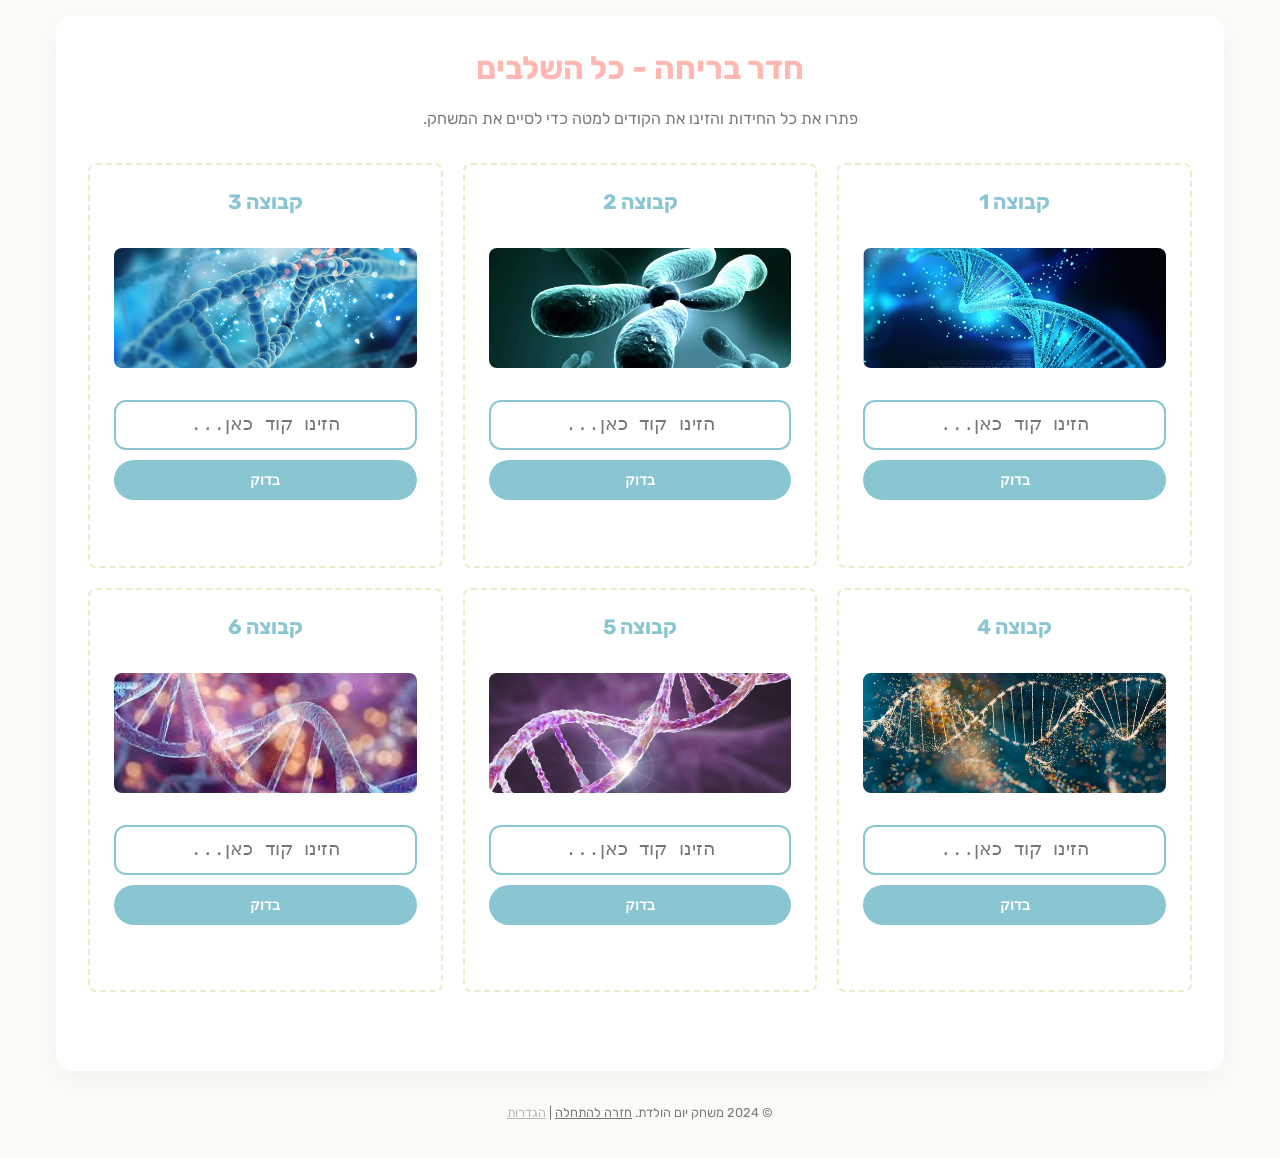
<file: index.html>
<!DOCTYPE html>
<html lang="he" dir="rtl">

<head>
    <meta charset="UTF-8">
    <meta name="viewport" content="width=device-width, initial-scale=1.0">
    <title>חדר בריחה - כל השלבים</title>
    <link rel="stylesheet" href="assets/styles.css">
    <link href="https://fonts.googleapis.com/css2?family=Rubik:wght@400;700&display=swap" rel="stylesheet">
    <style>
        .container {
            max-width: 1200px;
        }
        #stages-container {
            display: grid;
            grid-template-columns: repeat(3, 1fr);
            gap: 20px;
        }
        .stage-section {
            border: 2px dashed var(--color-accent);
            padding: var(--spacing-md);
            border-radius: 8px;
            display: flex;
            flex-direction: column;
            align-items: center;
            text-align: center;
        }
        .stage-section h2 {
            margin-top: 0;
            font-size: 1.3rem;
        }
        .stage-section p {
            flex-grow: 1;
            font-size: 0.95rem;
        }
        .stage-image {
            max-height: 120px;
            object-fit: cover;
            width: 100%;
            border-radius: 8px;
            margin-bottom: 1rem;
        }
        .code-input-group {
            width: 100%;
        }
        @media (max-width: 900px) {
            #stages-container {
                grid-template-columns: repeat(2, 1fr);
            }
        }
        @media (max-width: 600px) {
            #stages-container {
                grid-template-columns: 1fr;
            }
        }
        .all-in-one-submit {
            margin-top: var(--spacing-lg);
            padding: 16px;
            font-size: 1.3rem;
        }
        #global-feedback {
            margin-top: var(--spacing-sm);
            font-size: 1.2rem;
            text-align: center;
        }
    </style>
</head>

<body>

    <div class="container">
        <div class="card">
            <h1 id="game-title">חדר בריחה - כל השלבים</h1>
            <p style="text-align: center; color: var(--color-text-light); margin-bottom: 2rem;">פתרו את כל החידות והזינו את הקודים למטה כדי לסיים את המשחק.</p>

            <div id="stages-container">
                <!-- Stages will be injected here by JS -->
            </div>

            <div id="global-feedback" class="feedback"></div>
        </div>
    </div>

    <footer>
        <p>© 2024 משחק יום הולדת. <a href="index.html" style="color: inherit;">חזרה להתחלה</a> | <a href="setup.html" style="color: inherit; opacity: 0.5;">הגדרות</a></p>
    </footer>

    <!-- Configuration -->
    <script src="assets/game-config.js"></script>
    
    <!-- All-in-one Logic -->
    <script>
        // Execute immediately since we are at the end of the body
        const container = document.getElementById('stages-container');
        const globalFeedback = document.getElementById('global-feedback');
        let solvedCount = 0;

        try {
            if (typeof GAME_CONFIG === 'undefined') {
                container.innerHTML = '<p style="color:red; font-weight:bold;">שגיאה: הגדרות המשחק לא נטענו (GAME_CONFIG חסר).</p>';
            } else if (!GAME_CONFIG.stages || !Array.isArray(GAME_CONFIG.stages)) {
                container.innerHTML = '<p style="color:red; font-weight:bold;">שגיאה: אין שלבים בהגדרות המשחק. ייתכן שיש בעיה בשמירה מוקדמת. <br><a href="setup.html">עברו לעמוד ההגדרות ואפסו לברירת מחדל.</a></p>';
            } else if (GAME_CONFIG.stages.length === 0) {
                container.innerHTML = '<p style="color:red; font-weight:bold;">אין שלבים להצגה. <a href="setup.html">הוסיפו שלבים בעמוד ההגדרות.</a></p>';
            } else {
                // Render all stages
                GAME_CONFIG.stages.forEach((stage, index) => {
                    const section = document.createElement('div');
                    section.className = 'stage-section';
                    section.innerHTML = `
                        <h2>${stage.title}</h2>
                        <p>${stage.story}</p>
                        <img src="${stage.image}" alt="${stage.title}" class="stage-image" onerror="this.style.display='none'">
                        
                        <div class="code-input-group" style="display: flex; flex-direction: column; gap: 10px; align-items: center; width: 100%; margin: 1rem auto 0;">
                            <label for="code-${stage.id}" class="visually-hidden">קוד לשלב ${stage.id}</label>
                            <input type="text" id="code-${stage.id}" class="code-input" placeholder="הזינו קוד כאן..." autocomplete="off" style="margin: 0; width: 100%; text-align: center; box-sizing: border-box;">
                            <button id="btn-${stage.id}" class="btn btn-small" style="margin: 0; width: 100%; padding: 12px 24px; box-sizing: border-box;">בדוק</button>
                        </div>
                        <div id="feedback-${stage.id}" class="feedback"></div>
                    `;
                    container.appendChild(section);

                    // Add individual event listener
                    const input = document.getElementById(`code-${stage.id}`);
                    const btn = document.getElementById(`btn-${stage.id}`);
                    const feedback = document.getElementById(`feedback-${stage.id}`);

                    const validateStage = () => {
                        const val = input.value.trim();
                        if (val === stage.correctCode) {
                            feedback.textContent = 'תשובה נכונה!';
                            feedback.className = 'feedback success';
                            input.style.borderColor = 'var(--color-success)';
                            input.disabled = true;
                            btn.disabled = true;
                            btn.style.backgroundColor = 'var(--color-success)';
                            btn.textContent = '✔';
                            
                            solvedCount++;
                            checkAllSolved();
                        } else {
                            if (val === '') {
                                feedback.textContent = 'חסר קוד';
                            } else {
                                feedback.textContent = 'קוד שגוי, נסו שוב';
                            }
                            feedback.className = 'feedback error';
                            input.style.borderColor = 'var(--color-error)';
                        }
                    };

                    btn.addEventListener('click', validateStage);
                    input.addEventListener('keypress', (e) => {
                        if (e.key === 'Enter') validateStage();
                    });
                });
            }
        } catch (error) {
            container.innerHTML = '<p style="color:red; font-weight:bold;">שגיאה בלתי צפויה: ' + error.message + '</p>';
        }

        function checkAllSolved() {
            if (solvedCount === GAME_CONFIG.stages.length) {
                globalFeedback.textContent = 'כל הכבוד! סיימתם את כל השלבים בהצלחה.';
                globalFeedback.className = 'feedback success';
                
                // Simple confetti
                startConfetti();

                // Redirect to finish page after a short delay
                setTimeout(() => {
                    window.location.href = 'finish.html';
                }, 2500);
            }
        }
        
        function startConfetti() {
            if (window.matchMedia('(prefers-reduced-motion: reduce)').matches) return;
            const count = 100;
            const colors = ['#ffb7b2', '#98ddca', '#8ac6d1', '#e2f0cb'];

            for (let i = 0; i < count; i++) {
                const conf = document.createElement('div');
                conf.style.position = 'fixed';
                conf.style.zIndex = '9999';
                conf.style.left = Math.random() * 100 + 'vw';
                conf.style.top = '-10px';
                conf.style.width = '10px';
                conf.style.height = '10px';
                conf.style.backgroundColor = colors[Math.floor(Math.random() * colors.length)];
                conf.style.transition = `top ${1 + Math.random() * 2}s linear, transform 2s ease-in-out`;
                conf.style.transform = `rotate(${Math.random() * 360}deg)`;

                document.body.appendChild(conf);

                setTimeout(() => {
                    conf.style.top = '110vh';
                    conf.style.transform = `rotate(${Math.random() * 360 + 360}deg)`;
                }, 100);

                setTimeout(() => {
                    conf.remove();
                }, 3000);
            }
        }
    </script>
</body>

</html>
</file>
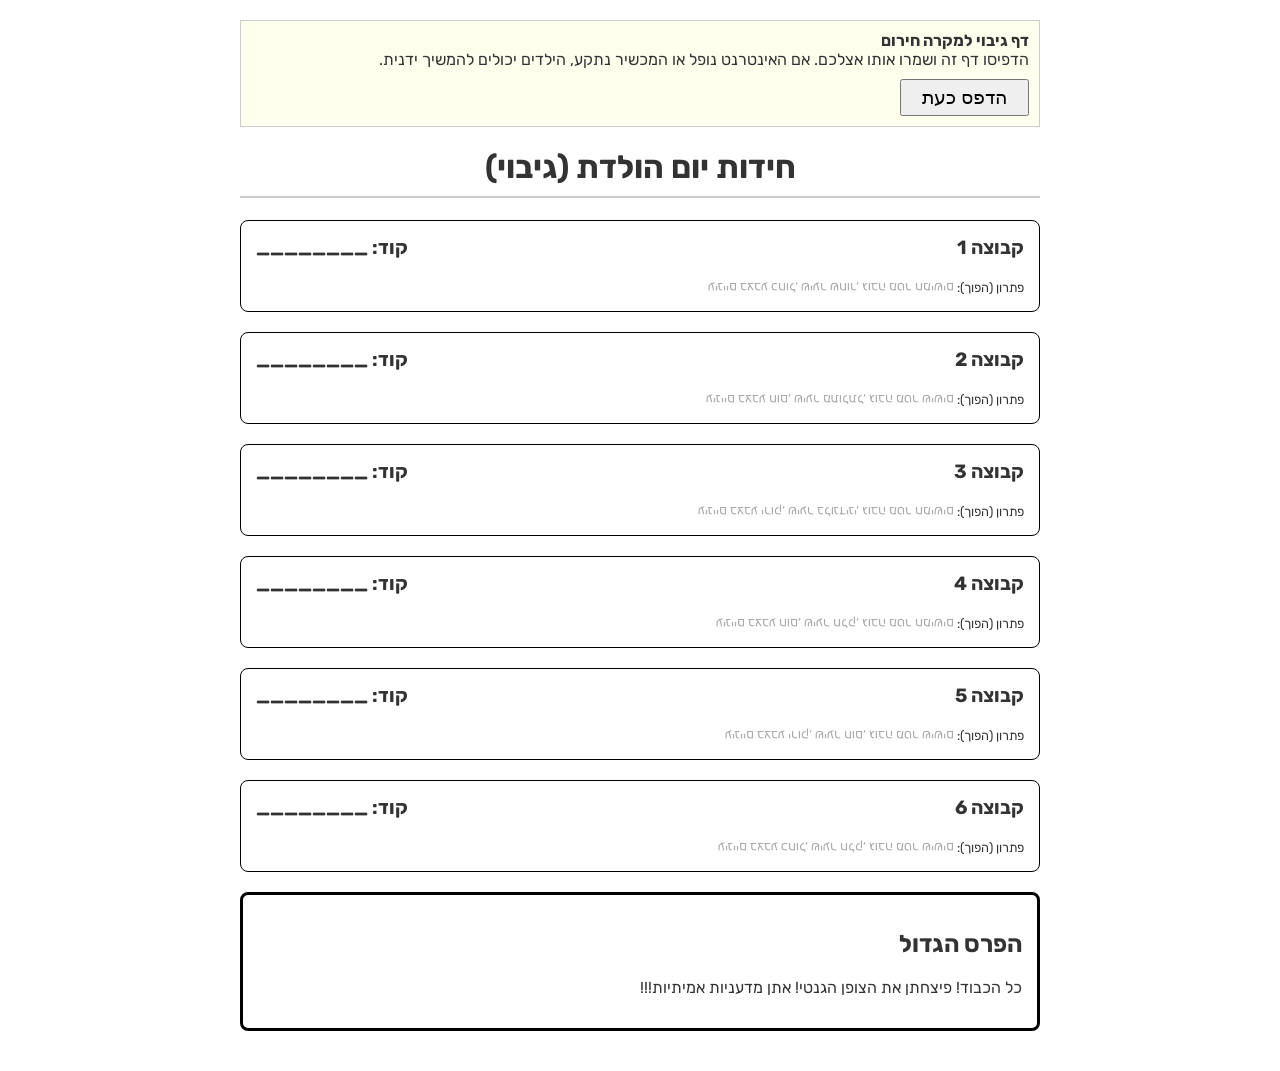
<file: backup.html>
<!DOCTYPE html>
<html lang="he" dir="rtl">

<head>
    <meta charset="UTF-8">
    <title>גיבוי ידני - חדר בריחה</title>
    <link href="https://fonts.googleapis.com/css2?family=Rubik:wght@400;700&display=swap" rel="stylesheet">
    <style>
        body {
            font-family: 'Rubik', sans-serif;
            padding: 20px;
            max-width: 800px;
            margin: 0 auto;
            color: #333;
        }

        h1 {
            text-align: center;
            border-bottom: 2px solid #ccc;
            padding-bottom: 10px;
        }

        .backup-stage {
            border: 1px solid #000;
            padding: 15px;
            margin-bottom: 20px;
            border-radius: 8px;
            page-break-inside: avoid;
        }

        .stage-header {
            display: flex;
            justify-content: space-between;
            font-weight: bold;
            font-size: 1.2em;
            margin-bottom: 10px;
        }

        .box {
            border: 2px dashed #999;
            height: 50px;
            width: 100%;
            margin-top: 0px;
        }

        .hints {
            font-size: 0.9em;
            color: #666;
            margin-top: 10px;
            font-style: italic;
        }

        .solution {
            transform: rotate(180deg);
            font-size: 0.8em;
            color: #aaa;
            margin-top: 5px;
            display: inline-block;
        }

        @media print {
            body {
                -webkit-print-color-adjust: exact;
            }

            .no-print {
                display: none;
            }
        }
    </style>
</head>

<body>
    <div class="no-print" style="background:#ffe; padding:10px; border:1px solid #ccc; margin-bottom:20px;">
        <strong>דף גיבוי למקרה חירום</strong><br>
        הדפיסו דף זה ושמרו אותו אצלכם. אם האינטרנט נופל או המכשיר נתקע, הילדים יכולים להמשיך ידנית.<br>
        <button onclick="window.print()"
            style="font-size:1.2em; padding:5px 20px; margin-top:10px; cursor:pointer;">הדפס כעת</button>
    </div>

    <h1>חידות יום הולדת (גיבוי)</h1>

    <div id="backup-content"></div>

    <script src="assets/game-config.js"></script>
    <script>
        const content = document.getElementById('backup-content');

        GAME_CONFIG.stages.forEach(stage => {
            const div = document.createElement('div');
            div.className = 'backup-stage';

            let hintsHtml = '';
            if (stage.hints && stage.hints.length) {
                hintsHtml = `<div class="hints">רמזים (למקרה הצורך): ${stage.hints.join(' | ')}</div>`;
            }

            div.innerHTML = `
                <div class="stage-header">
                    <span>${stage.title}</span>
                    <span>קוד: ________</span>
                </div>
                <p>${stage.story}</p>
                ${hintsHtml}
                <div style="margin-top:10px;">
                    <span style="font-size:0.8em;">פתרון (הפוך): </span>
                    <span class="solution">${stage.correctCode}</span>
                </div>
            `;
            content.appendChild(div);
        });

        // Add final prize
        const finalDiv = document.createElement('div');
        finalDiv.className = 'backup-stage';
        finalDiv.style.borderColor = '#000';
        finalDiv.style.borderWidth = '3px';
        finalDiv.innerHTML = `
            <h2>הפרס הגדול</h2>
            <p>${GAME_CONFIG.finalPrizeText}</p>
        `;
        content.appendChild(finalDiv);
    </script>
</body>

</html>
</file>
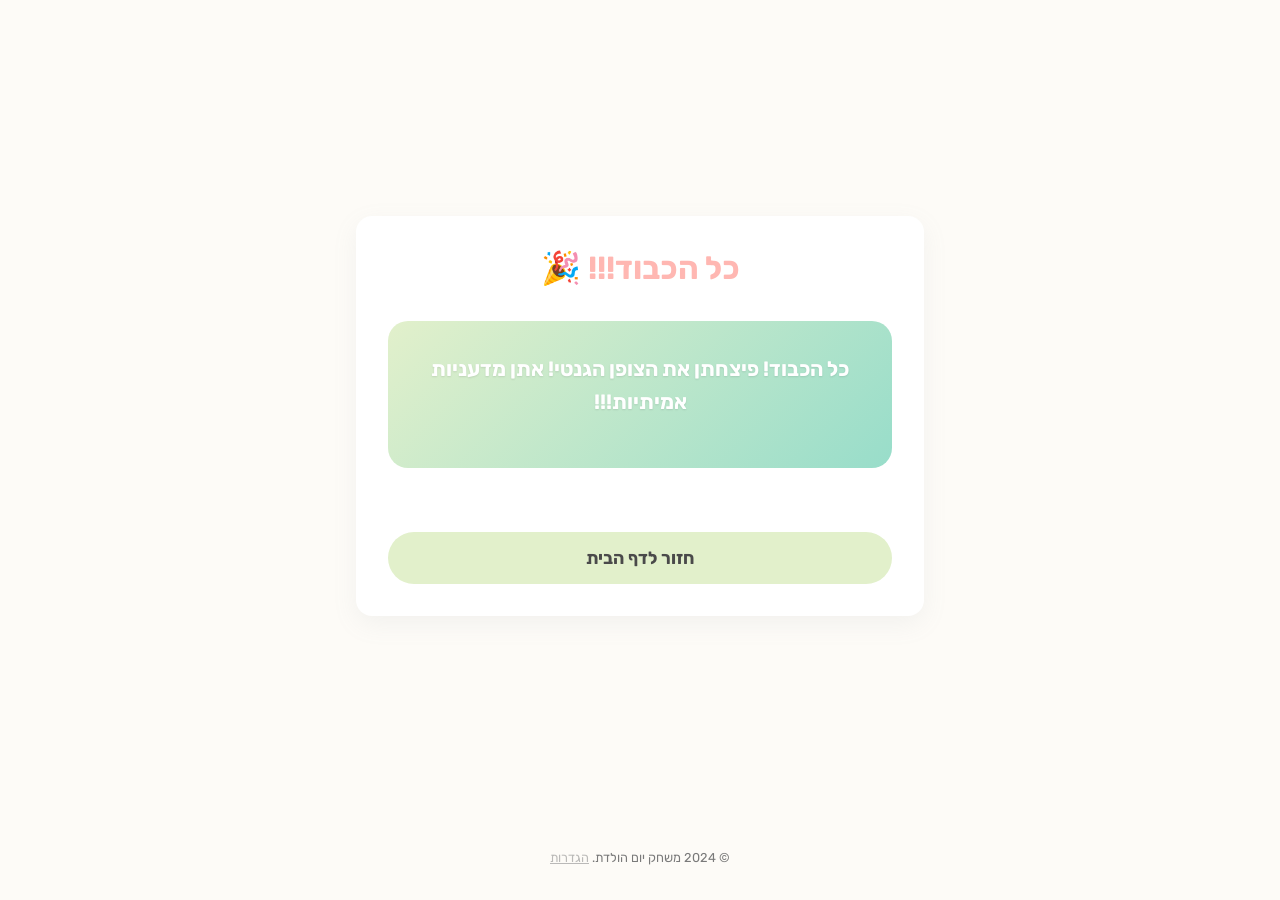
<file: finish.html>
<!DOCTYPE html>
<html lang="he" dir="rtl">

<head>
    <meta charset="UTF-8">
    <meta name="viewport" content="width=device-width, initial-scale=1.0">
    <title>סיימתם!</title>
    <link rel="stylesheet" href="assets/styles.css">
    <link href="https://fonts.googleapis.com/css2?family=Rubik:wght@400;700&display=swap" rel="stylesheet">
    <style>
        .prize-box {
            background: linear-gradient(135deg, #e2f0cb 0%, #98ddca 100%);
            padding: 2rem;
            border-radius: 20px;
            margin: 2rem 0;
            font-size: 1.3rem;
            font-weight: bold;
            color: #fff;
            text-shadow: 0 1px 2px rgba(0, 0, 0, 0.1);
            animation: popIn 0.5s cubic-bezier(0.175, 0.885, 0.32, 1.275);
        }

        @keyframes popIn {
            from {
                transform: scale(0.8);
                opacity: 0;
            }

            to {
                transform: scale(1);
                opacity: 1;
            }
        }
    </style>
</head>

<body>

    <div class="container">
        <div class="card">
            <h1 id="finish-title">כל הכבוד!!! 🎉</h1>
            <p id="finish-body">צלחתם את כל המכשולים, פתרתם את כל החידות והוכחתם שאתם אלופים אמיתיים!</p>

            <div class="prize-box">
                <p id="prize-text">טוען פרס...</p>
            </div>

            <p id="finish-footer">מקווים שנהניתם! יום הולדת שמח! 🥳</p>

            <a href="index.html" class="btn btn-secondary" style="margin-top: 2rem;">חזור לדף הבית</a>
        </div>
    </div>

    <footer>
        <p>© 2024 משחק יום הולדת. <a href="setup.html" style="color: inherit; opacity: 0.5;">הגדרות</a></p>
    </footer>

    <!-- Fireworks/Confetti handled by styles/app mostly, but lets add extra fun here if needed -->

    <script src="assets/game-config.js"></script>
    <script src="assets/app.js"></script>
</body>

</html>
</file>
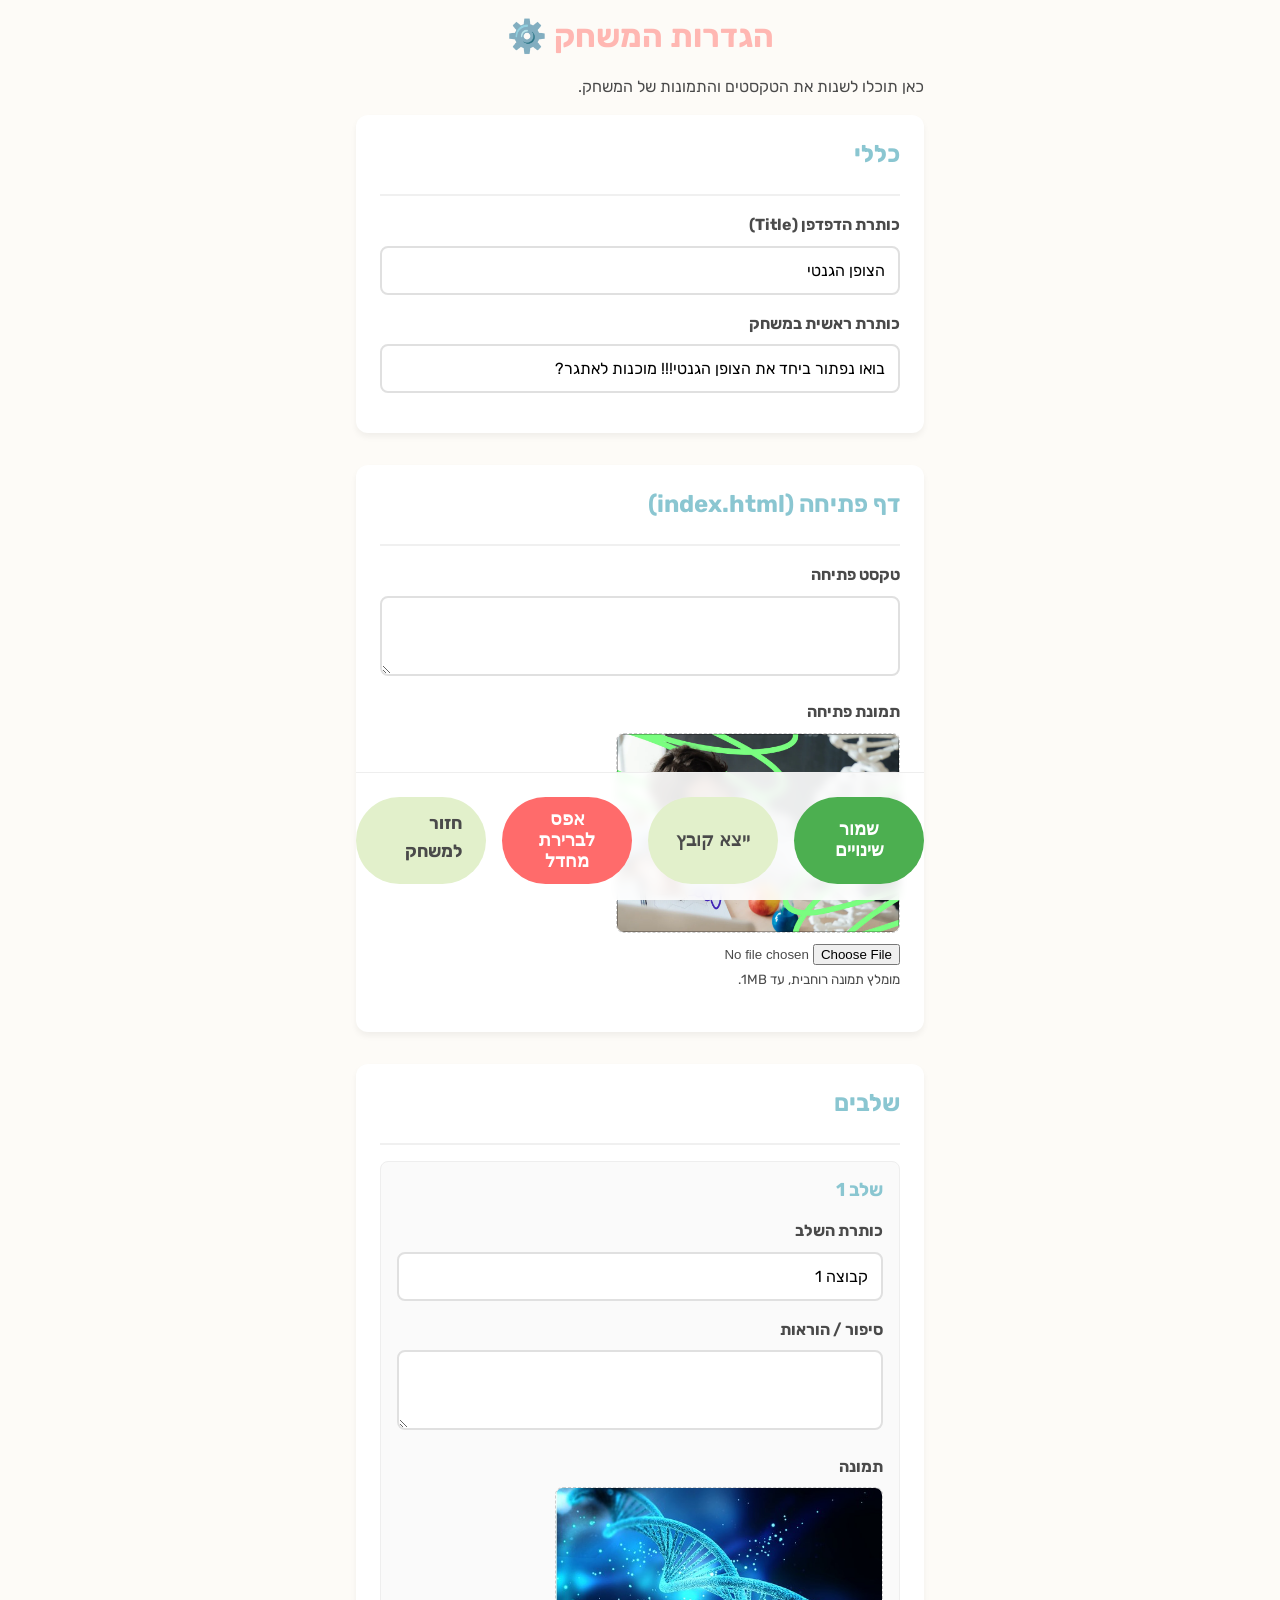
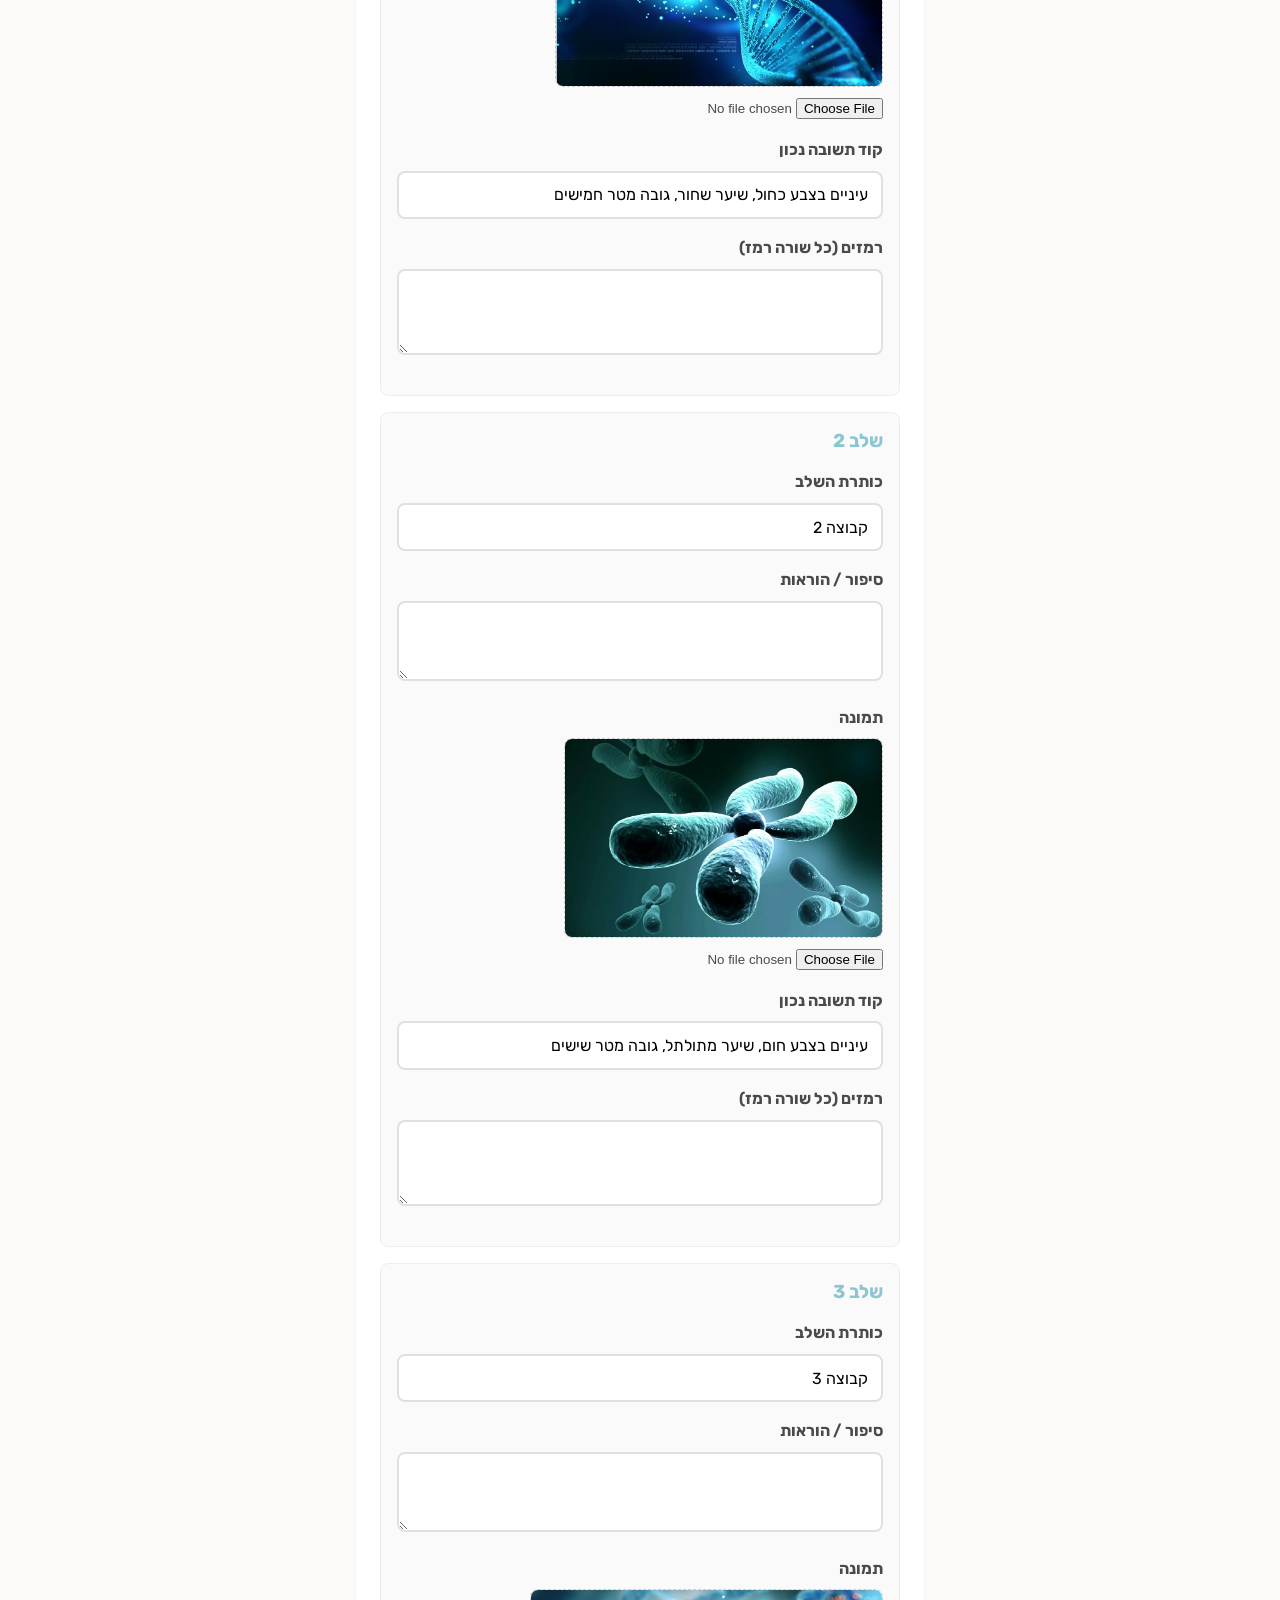
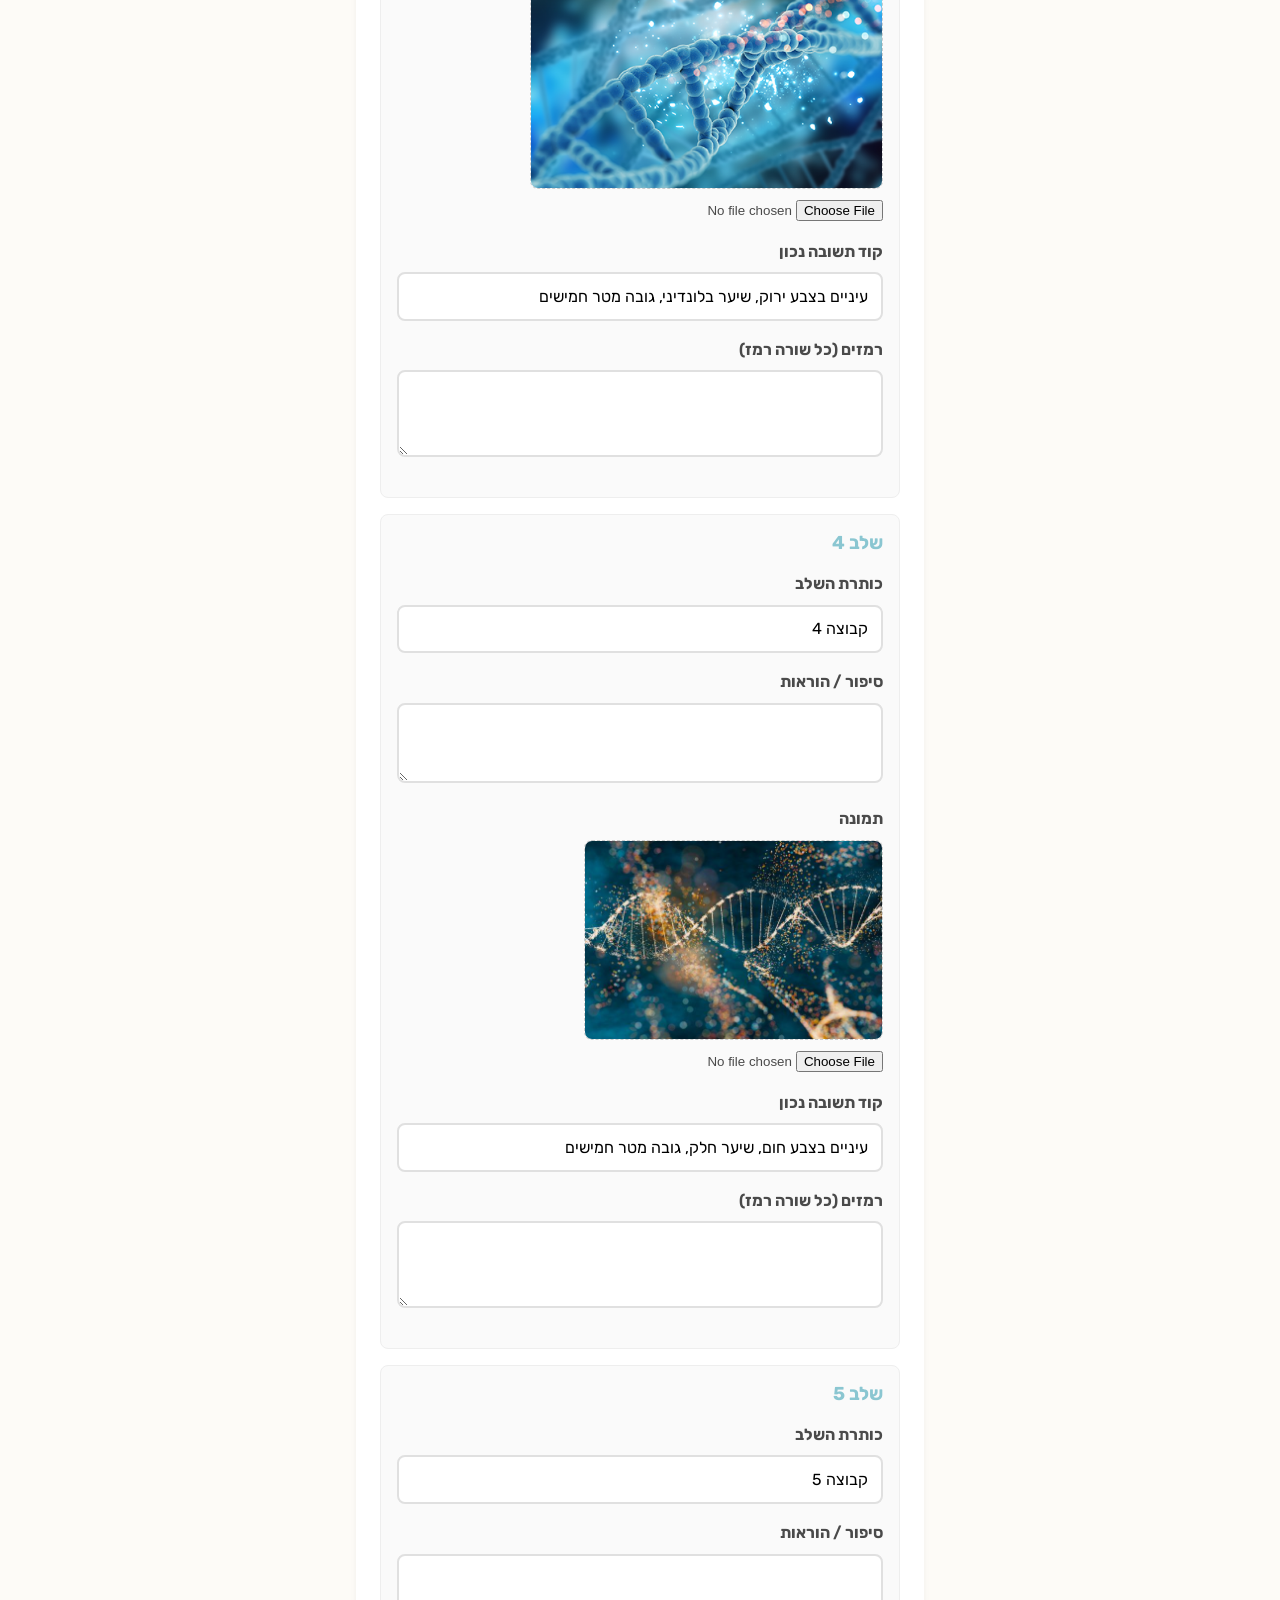
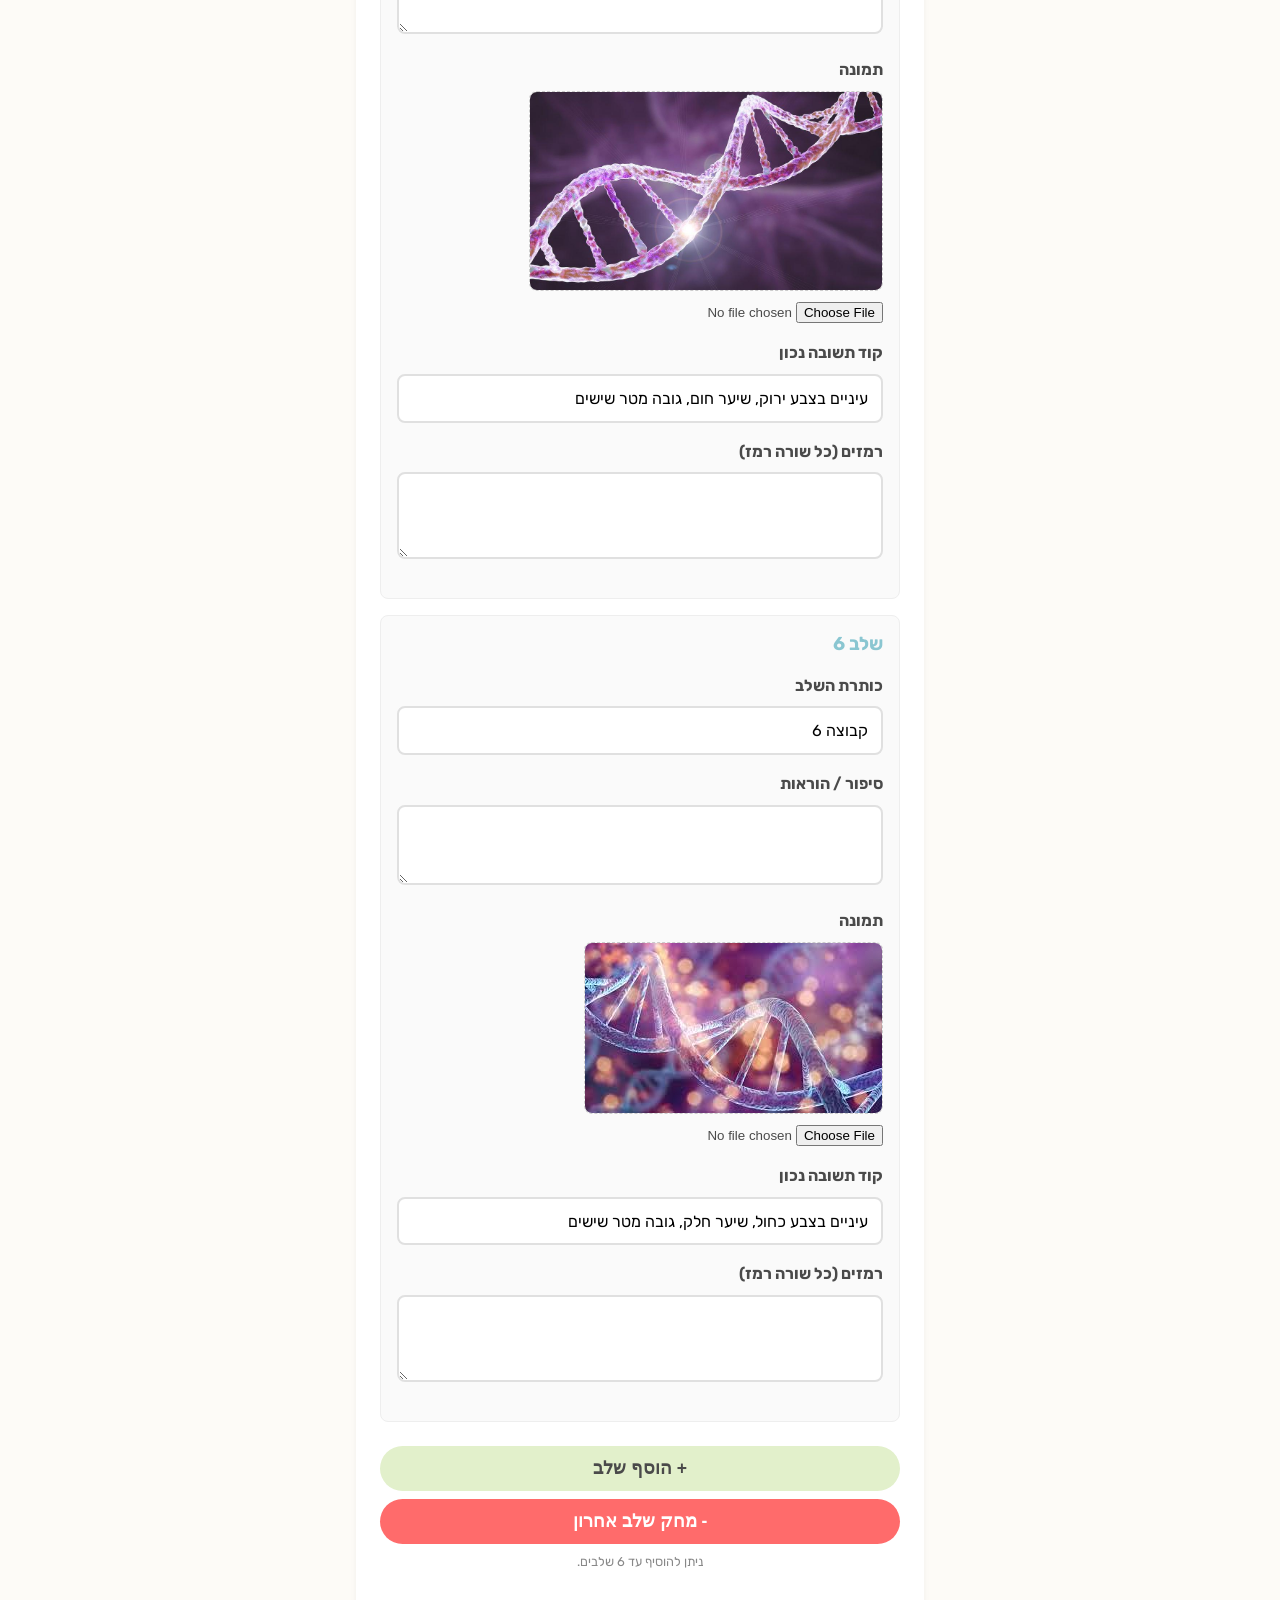
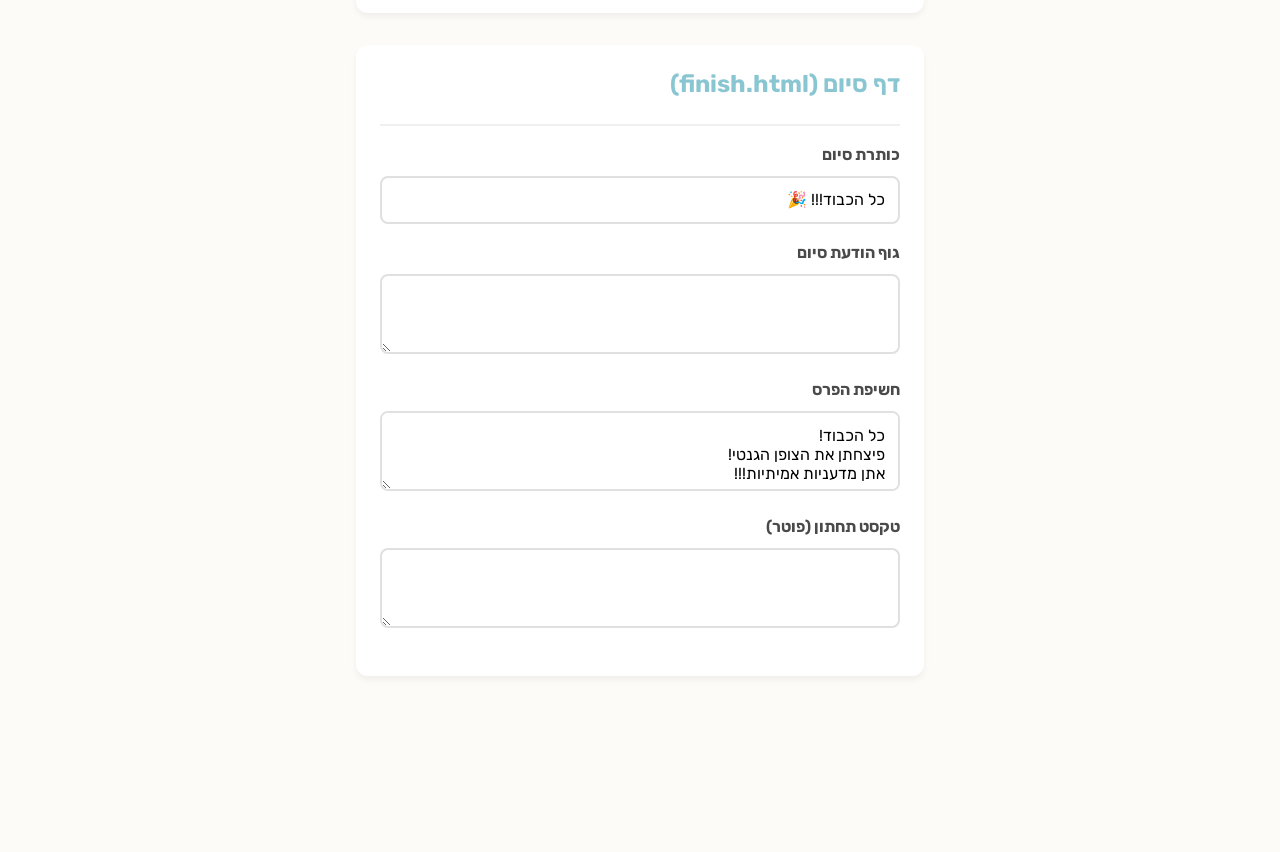
<file: setup.html>
<!DOCTYPE html>
<html lang="he" dir="rtl">

<head>
    <meta charset="UTF-8">
    <meta name="viewport" content="width=device-width, initial-scale=1.0">
    <title>הגדרות המשחק</title>
    <link rel="stylesheet" href="assets/styles.css">
    <link href="https://fonts.googleapis.com/css2?family=Rubik:wght@400;700&display=swap" rel="stylesheet">
    <style>
        .config-section {
            background: #fff;
            border-radius: 12px;
            padding: 1.5rem;
            margin-bottom: 2rem;
            box-shadow: 0 4px 6px rgba(0, 0, 0, 0.05);
        }

        .config-header {
            display: flex;
            justify-content: space-between;
            align-items: center;
            margin-bottom: 1rem;
            border-bottom: 2px solid #f0f0f0;
            padding-bottom: 0.5rem;
        }

        .form-group {
            margin-bottom: 1rem;
        }

        label {
            display: block;
            margin-bottom: 0.5rem;
            font-weight: bold;
            color: var(--color-text);
        }

        input[type="text"],
        textarea {
            width: 100%;
            padding: 0.8rem;
            border: 2px solid #e0e0e0;
            border-radius: 8px;
            font-family: inherit;
            font-size: 1rem;
        }

        textarea {
            resize: vertical;
            min-height: 80px;
        }

        .image-preview {
            max-width: 100%;
            height: auto;
            max-height: 200px;
            border-radius: 8px;
            margin-top: 0.5rem;
            display: block;
            border: 1px dashed #ccc;
        }

        .stage-item {
            border: 1px solid #eee;
            padding: 1rem;
            border-radius: 8px;
            margin-bottom: 1rem;
            background: #fafafa;
        }

        .hints-list textarea {
            margin-bottom: 0.5rem;
        }

        .actions-bar {
            position: sticky;
            bottom: 0;
            background: rgba(255, 255, 255, 0.9);
            padding: 1rem 0;
            border-top: 1px solid #eee;
            display: flex;
            gap: 1rem;
            justify-content: center;
            backdrop-filter: blur(5px);
        }

        .btn-danger {
            background-color: #ff6b6b;
            color: white;
        }

        .file-input-wrapper {
            margin-top: 0.5rem;
        }
    </style>
</head>

<body>
    <div class="container">
        <h1>הגדרות המשחק ⚙️</h1>
        <p>כאן תוכלו לשנות את הטקסטים והתמונות של המשחק.</p>

        <form id="config-form">
            <!-- General Settings -->
            <div class="config-section">
                <div class="config-header">
                    <h2>כללי</h2>
                </div>
                <div class="form-group">
                    <label>כותרת הדפדפן (Title)</label>
                    <input type="text" name="title" id="title">
                </div>
                <div class="form-group">
                    <label>כותרת ראשית במשחק</label>
                    <input type="text" name="gameTitle" id="gameTitle">
                </div>
            </div>

            <!-- Welcome Page -->
            <div class="config-section">
                <div class="config-header">
                    <h2>דף פתיחה (index.html)</h2>
                </div>
                <div class="form-group">
                    <label>טקסט פתיחה</label>
                    <textarea name="welcomeText" id="welcomeText"></textarea>
                </div>
                <div class="form-group">
                    <label>תמונת פתיחה</label>
                    <img id="preview-welcomeImage" class="image-preview" src="">
                    <div class="file-input-wrapper">
                        <input type="file" accept="image/*" onchange="handleImageUpload(this, 'welcomeImage')">
                        <input type="hidden" name="welcomeImage" id="welcomeImage">
                    </div>
                    <small>מומלץ תמונה רוחבית, עד 1MB.</small>
                </div>
            </div>

            <!-- Stages -->
            <div class="config-section">
                <div class="config-header">
                    <h2>שלבים</h2>
                </div>
                <div id="stages-container">
                    <!-- Stages will be injected here -->
                </div>
                <div style="margin-top: 1rem; text-align: center;">
                    <button type="button" class="btn btn-secondary" onclick="addStage()">+ הוסף שלב</button>
                    <button type="button" class="btn btn-danger" onclick="removeStage()">- מחק שלב אחרון</button>
                    <p style="font-size: 0.8rem; color: #888; margin-top: 0.5rem;">ניתן להוסיף עד 6 שלבים.</p>
                </div>
            </div>

            <!-- Finish Page -->
            <div class="config-section">
                <div class="config-header">
                    <h2>דף סיום (finish.html)</h2>
                </div>
                <div class="form-group">
                    <label>כותרת סיום</label>
                    <input type="text" name="finishTitle" id="finishTitle">
                </div>
                <div class="form-group">
                    <label>גוף הודעת סיום</label>
                    <textarea name="finishBody" id="finishBody"></textarea>
                </div>
                <div class="form-group">
                    <label>חשיפת הפרס</label>
                    <textarea name="finalPrizeText" id="finalPrizeText"></textarea>
                </div>
                <div class="form-group">
                    <label>טקסט תחתון (פוטר)</label>
                    <textarea name="finishFooter" id="finishFooter"></textarea>
                </div>
            </div>

            <div class="actions-bar">
                <button type="button" class="btn" style="background-color: #4CAF50;" onclick="saveConfig()">שמור
                    שינויים</button>
                <button type="button" class="btn btn-secondary" onclick="exportConfig()">ייצא קובץ</button>
                <button type="button" class="btn btn-danger" onclick="resetToDefaults()">אפס לברירת מחדל</button>
                <a href="index.html" class="btn btn-secondary">חזור למשחק</a>
            </div>
        </form>
    </div>

    <!-- Load Config Logic -->
    <script src="assets/game-config.js"></script>
    <script>
        // Use the global GAME_CONFIG loaded from game-config.js
        // It already handles localStorage logic!

        // Populate Form
        document.addEventListener('DOMContentLoaded', () => {
            loadFormFromConfig();
        });

        function loadFormFromConfig() {
            // General
            document.getElementById('title').value = GAME_CONFIG.title;
            document.getElementById('gameTitle').value = GAME_CONFIG.gameTitle;

            // Welcome
            document.getElementById('welcomeText').value = GAME_CONFIG.welcomeText;
            document.getElementById('welcomeImage').value = GAME_CONFIG.welcomeImage;
            document.getElementById('preview-welcomeImage').src = GAME_CONFIG.welcomeImage;

            // Finish
            document.getElementById('finishTitle').value = GAME_CONFIG.finishTitle;
            document.getElementById('finishBody').value = GAME_CONFIG.finishBody;
            document.getElementById('finalPrizeText').value = GAME_CONFIG.finalPrizeText;
            document.getElementById('finishFooter').value = GAME_CONFIG.finishFooter;

            // Stages
            renderStages();
        }

        function renderStages() {
            const container = document.getElementById('stages-container');
            container.innerHTML = '';

            GAME_CONFIG.stages.forEach((stage, index) => {
                const el = document.createElement('div');
                el.className = 'stage-item';
                el.innerHTML = `
                    <h3>שלב ${stage.id}</h3>
                    <div class="form-group">
                        <label>כותרת השלב</label>
                        <input type="text" value="${stage.title}" oninput="updateStage(${index}, 'title', this.value)">
                    </div>
                    <div class="form-group">
                        <label>סיפור / הוראות</label>
                        <textarea oninput="updateStage(${index}, 'story', this.value)">${stage.story}</textarea>
                    </div>
                    <div class="form-group">
                        <label>תמונה</label>
                        <img id="preview-stage-${index}" class="image-preview" src="${stage.image}">
                        <div class="file-input-wrapper">
                            <input type="file" accept="image/*" onchange="handleImageUpload(this, 'stage-${index}', ${index})">
                        </div>
                    </div>
                    <div class="form-group">
                        <label>קוד תשובה נכון</label>
                        <input type="text" value="${stage.correctCode}" oninput="updateStage(${index}, 'correctCode', this.value)">
                    </div>
                    <div class="form-group">
                        <label>רמזים (כל שורה רמז)</label>
                        <textarea rows="3" oninput="updateStageHints(${index}, this.value)">${stage.hints.join('\n')}</textarea>
                    </div>
                `;
                container.appendChild(el);
            });
        }

        // Updates local config object in memory (not saved yet)
        function updateStage(index, key, value) {
            GAME_CONFIG.stages[index][key] = value;
        }

        function updateStageHints(index, text) {
            GAME_CONFIG.stages[index].hints = text.split('\n').filter(line => line.trim() !== '');
        }

        function addStage() {
            if (GAME_CONFIG.stages.length >= 6) {
                alert('ניתן להגדיר מקסימום 6 שלבים במשחק זה.');
                return;
            }
            const newId = GAME_CONFIG.stages.length + 1;
            GAME_CONFIG.stages.push({
                id: newId,
                title: `חידה ${newId}`,
                story: "",
                image: "assets/img/stage1.jpg", // Default placeholder
                correctCode: "",
                hints: []
            });
            renderStages();
        }

        function removeStage() {
            if (GAME_CONFIG.stages.length <= 1) {
                alert('חייב להיות לפחות שלב אחד.');
                return;
            }
            if (confirm('האם אתם בטוחים שברצונכם למחוק את השלב האחרון?')) {
                GAME_CONFIG.stages.pop();
                renderStages();
            }
        }

        function handleImageUpload(input, targetId, stageIndex = null) {
            if (input.files && input.files[0]) {
                const reader = new FileReader();

                reader.onload = function (e) {
                    const result = e.target.result;

                    // Update Preview
                    if (stageIndex !== null) {
                        document.getElementById(`preview-stage-${stageIndex}`).src = result;
                        GAME_CONFIG.stages[stageIndex].image = result;
                    } else {
                        // General images like welcome
                        document.getElementById(`preview-${targetId}`).src = result;
                        document.getElementById(targetId).value = result;
                        GAME_CONFIG[targetId] = result;
                    }
                }

                reader.readAsDataURL(input.files[0]);
            }
        }

        function saveConfig() {
            // Gather top-level fields again just in case
            GAME_CONFIG.title = document.getElementById('title').value;
            GAME_CONFIG.gameTitle = document.getElementById('gameTitle').value;
            GAME_CONFIG.welcomeText = document.getElementById('welcomeText').value;
            GAME_CONFIG.welcomeImage = document.getElementById('welcomeImage').value; // already updated by handleImageUpload if changed

            GAME_CONFIG.finishTitle = document.getElementById('finishTitle').value;
            GAME_CONFIG.finishBody = document.getElementById('finishBody').value;
            GAME_CONFIG.finalPrizeText = document.getElementById('finalPrizeText').value;
            GAME_CONFIG.finishFooter = document.getElementById('finishFooter').value;

            try {
                const json = JSON.stringify(GAME_CONFIG);
                localStorage.setItem('BIRTHDAY_GAME_CONFIG', json);
                alert('ההגדרות נשמרו בהצלחה!');
            } catch (e) {
                alert('שגיאה בשמירה (אולי התמונות כבדות מדי?): ' + e.message);
            }
        }

        function resetToDefaults() {
            if (confirm('האם לאפס את כל ההגדרות לברירת המחדל? פעולה זו תמחק את כל השינויים.')) {
                localStorage.removeItem('BIRTHDAY_GAME_CONFIG');
                location.reload();
            }
        }

        function exportConfig() {
            const dataStr = "data:text/json;charset=utf-8," + encodeURIComponent(JSON.stringify(GAME_CONFIG, null, 2));
            const downloadAnchorNode = document.createElement('a');
            downloadAnchorNode.setAttribute("href", dataStr);
            downloadAnchorNode.setAttribute("download", "game_config.json");
            document.body.appendChild(downloadAnchorNode); // required for firefox
            downloadAnchorNode.click();
            downloadAnchorNode.remove();
        }
    </script>
</body>

</html>
</file>
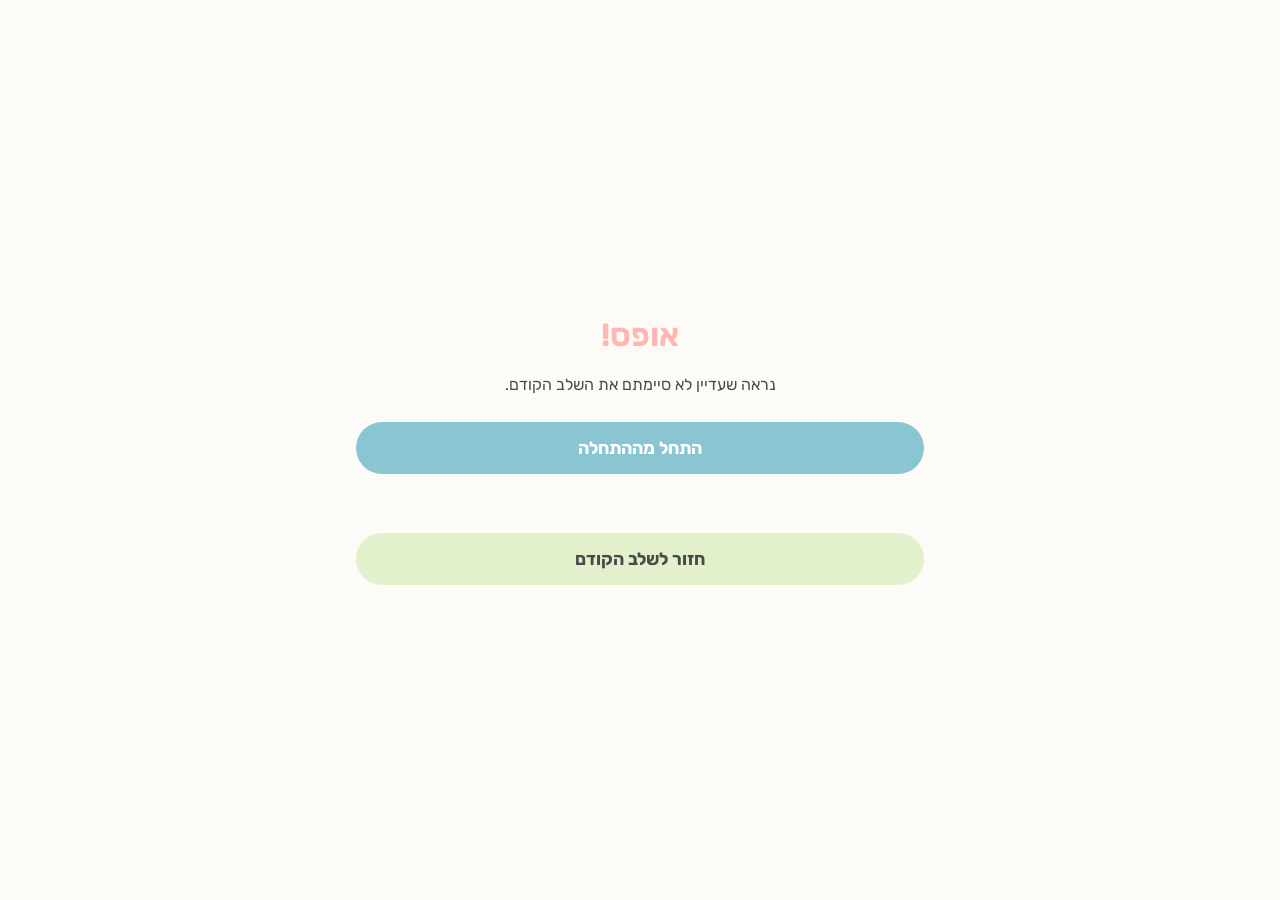
<file: stage/6.html>
<!DOCTYPE html>
<html lang="he" dir="rtl">

<head>
    <meta charset="UTF-8">
    <meta name="viewport" content="width=device-width, initial-scale=1.0">
    <title>שלב 6</title>
    <link rel="stylesheet" href="../assets/styles.css">
    <link href="https://fonts.googleapis.com/css2?family=Rubik:wght@400;700&display=swap" rel="stylesheet">
</head>

<body>

    <div class="container">

        <div class="progress-bar" style="margin-bottom: 1rem; color: var(--color-text-light); font-size: 0.9rem;">
            <span id="progress-indicator">שלב 6 מתוך 6</span>
            <a href="../index.html" style="float: left; color: inherit; text-decoration: none;">🏠 בית</a>
        </div>

        <div class="card">
            <h1 id="stage-title">טוען חידה...</h1>

            <img src="" alt="תמונה" class="stage-image" id="stage-image">

            <p id="stage-story" style="font-size: 1.1rem;">...</p>

            <div class="code-input-group">
                <label for="code-input" class="visually-hidden">הכנס את הקוד</label>
                <input type="tel" id="code-input" class="code-input" placeholder="הקוד הסודי" autocomplete="off"
                    inputmode="numeric">
                <button id="submit-code" class="btn">בדיקה</button>
            </div>

            <div id="feedback" class="feedback"></div>

            <div class="hints-container" id="hints-container">
                <button id="hint-btn" class="btn btn-secondary btn-small">צריך רמז?</button>
            </div>
        </div>
    </div>

    <footer>
        <p>© 2024 משחק יום הולדת. <a href="#" id="reset-btn" style="color: inherit;">אפס משחק</a></p>
    </footer>

    <script src="../assets/game-config.js"></script>
    <script src="../assets/app.js"></script>

    <script>
        // Fallback image handler
        document.getElementById('stage-image').onerror = function () {
            this.src = 'data:image/svg+xml;charset=UTF-8,%3Csvg%20width%3D%22600%22%20height%3D%22400%22%20xmlns%3D%22http%3A%2F%2Fwww.w3.org%2F2000%2Fsvg%22%20viewBox%3D%220%200%20600%20400%22%20preserveAspectRatio%3D%22none%22%3E%3Cdefs%3E%3Cstyle%3E.text%7Bfill%3A%23aaaaaa%3Bfont-family%3A%27Rubik%27%2C%20sans-serif%3Bfont-size%3A24px%3Btext-anchor%3Amiddle%3B%7D%3C%2Fstyle%3E%3C%2Fdefs%3E%3Crect%20width%3D%22100%25%22%20height%3D%22100%25%22%20fill%3D%22%23eee%22%2F%3E%3Ctext%20x%3D%2250%25%22%20y%3D%2250%25%22%20class%3D%22text%22%20dy%3D%22.3em%22%3Eplaceholder%3C%2Ftext%3E%3C%2Fsvg%3E';
        };
    </script>
</body>

</html>
</file>
<file: assets/styles.css>
:root {
    /* Pastel Theme Colors */
    --color-bg: #fdfbf7;
    --color-primary: #8ac6d1; /* Soft Blue */
    --color-secondary: #ffb7b2; /* Soft Red/Pink */
    --color-accent: #e2f0cb; /* Soft Green */
    --color-text: #4a4a4a;
    --color-text-light: #7a7a7a;
    --color-success: #98ddca;
    --color-error: #ff9aa2;
    --color-white: #ffffff;
    
    /* Spacing & Layout */
    --spacing-xs: 0.5rem;
    --spacing-sm: 1rem;
    --spacing-md: 1.5rem;
    --spacing-lg: 2rem;
    --border-radius: 16px;
    --card-shadow: 0 8px 24px rgba(149, 157, 165, 0.1);
    
    /* Typography */
    --font-family: 'Rubik', 'Segoe UI', Tahoma, Geneva, Verdana, sans-serif;
}

/* Base Reset & Setup */
* {
    box-sizing: border-box;
    margin: 0;
    padding: 0;
}

html {
    font-size: 16px;
    height: 100%;
}

body {
    font-family: var(--font-family);
    background-color: var(--color-bg);
    color: var(--color-text);
    direction: rtl;
    text-align: right;
    display: flex;
    flex-direction: column;
    min-height: 100vh;
    line-height: 1.6;
}

/* Layout Utilities */
.container {
    width: 100%;
    max-width: 600px; /* Mobile first, but constrained on desktop */
    margin: 0 auto;
    padding: var(--spacing-sm);
    flex: 1;
    display: flex;
    flex-direction: column;
    justify-content: center;
}

/* Typography */
h1, h2, h3 {
    color: var(--color-primary);
    margin-bottom: var(--spacing-sm);
    line-height: 1.3;
}

h1 {
    font-size: 2rem;
    text-align: center;
    color: var(--color-secondary);
}

p {
    margin-bottom: var(--spacing-sm);
}

/* Components: Card */
.card {
    background: var(--color-white);
    border-radius: var(--border-radius);
    padding: var(--spacing-lg);
    box-shadow: var(--card-shadow);
    text-align: center;
    transition: transform 0.3s ease;
}

.card:hover {
    transform: translateY(-5px);
}

/* Components: Image */
.stage-image {
    width: 100%;
    height: 250px;
    object-fit: cover;
    border-radius: var(--border-radius);
    margin-bottom: var(--spacing-md);
    background-color: #eee; /* Placeholder color */
}

/* Components: Input */
.code-input-group {
    margin: var(--spacing-md) 0;
}

.code-input {
    width: 100%;
    padding: 12px;
    font-size: 1.2rem;
    border: 2px solid var(--color-primary);
    border-radius: 12px;
    text-align: center;
    outline: none;
    transition: border-color 0.3s;
    font-family: monospace; /* Better for codes */
}

.code-input:focus {
    border-color: var(--color-secondary);
    box-shadow: 0 0 0 3px rgba(255, 183, 178, 0.3);
}

/* Components: Buttons */
.btn {
    display: inline-block;
    padding: 12px 24px;
    font-size: 1.1rem;
    font-weight: bold;
    color: var(--color-white);
    background-color: var(--color-primary);
    border: none;
    border-radius: 50px;
    cursor: pointer;
    text-decoration: none;
    transition: all 0.2s ease;
    width: 100%;
    margin-top: var(--spacing-xs);
}

.btn:hover, .btn:focus {
    background-color: #7ab8c3; /* Darker shade of primary */
    transform: scale(1.02);
    box-shadow: 0 4px 12px rgba(138, 198, 209, 0.4);
}

.btn:active {
    transform: scale(0.98);
}

.btn-secondary {
    background-color: var(--color-accent);
    color: var(--color-text);
}

.btn-secondary:hover {
    background-color: #d4e6bc;
}

.btn-small {
    padding: 8px 16px;
    font-size: 0.9rem;
    width: auto;
}

/* Components: Hints */
.hints-container {
    margin-top: var(--spacing-md);
    border-top: 2px dashed #eee;
    padding-top: var(--spacing-sm);
}

.hint-box {
    background-color: #f0f8ff;
    padding: var(--spacing-sm);
    border-radius: 8px;
    margin-top: var(--spacing-xs);
    font-size: 0.95rem;
    display: none; /* Hidden by default */
    animation: fadeIn 0.5s ease;
}

.hint-box.visible {
    display: block;
}

/* Components: Feedback */
.feedback {
    margin-top: var(--spacing-sm);
    font-weight: bold;
    min-height: 1.6em; /* Prevent layout jump */
}

.feedback.error {
    color: var(--color-error);
    animation: shake 0.4s ease;
}

.feedback.success {
    color: var(--color-success);
}

/* Animations */
@keyframes fadeIn {
    from { opacity: 0; transform: translateY(10px); }
    to { opacity: 1; transform: translateY(0); }
}

@keyframes shake {
    0%, 100% { transform: translateX(0); }
    25% { transform: translateX(-5px); }
    75% { transform: translateX(5px); }
}

/* Accessibility: Reduced Motion */
@media (prefers-reduced-motion: reduce) {
    * {
        animation-duration: 0.01ms !important;
        animation-iteration-count: 1 !important;
        transition-duration: 0.01ms !important;
        scroll-behavior: auto !important;
    }
    
    .card:hover {
        transform: none;
    }
}

/* Accessibility: High Contrast / Focus */
*:focus-visible {
    outline: 3px solid var(--color-secondary);
    outline-offset: 2px;
}

/* Utility: Hidden but accessible */
.visually-hidden {
    position: absolute;
    width: 1px;
    height: 1px;
    padding: 0;
    margin: -1px;
    overflow: hidden;
    clip: rect(0, 0, 0, 0);
    white-space: nowrap;
    border: 0;
}

/* Layout: Footer */
footer {
    text-align: center;
    padding: var(--spacing-sm);
    font-size: 0.8rem;
    color: var(--color-text-light);
    margin-top: auto;
}
</file>
